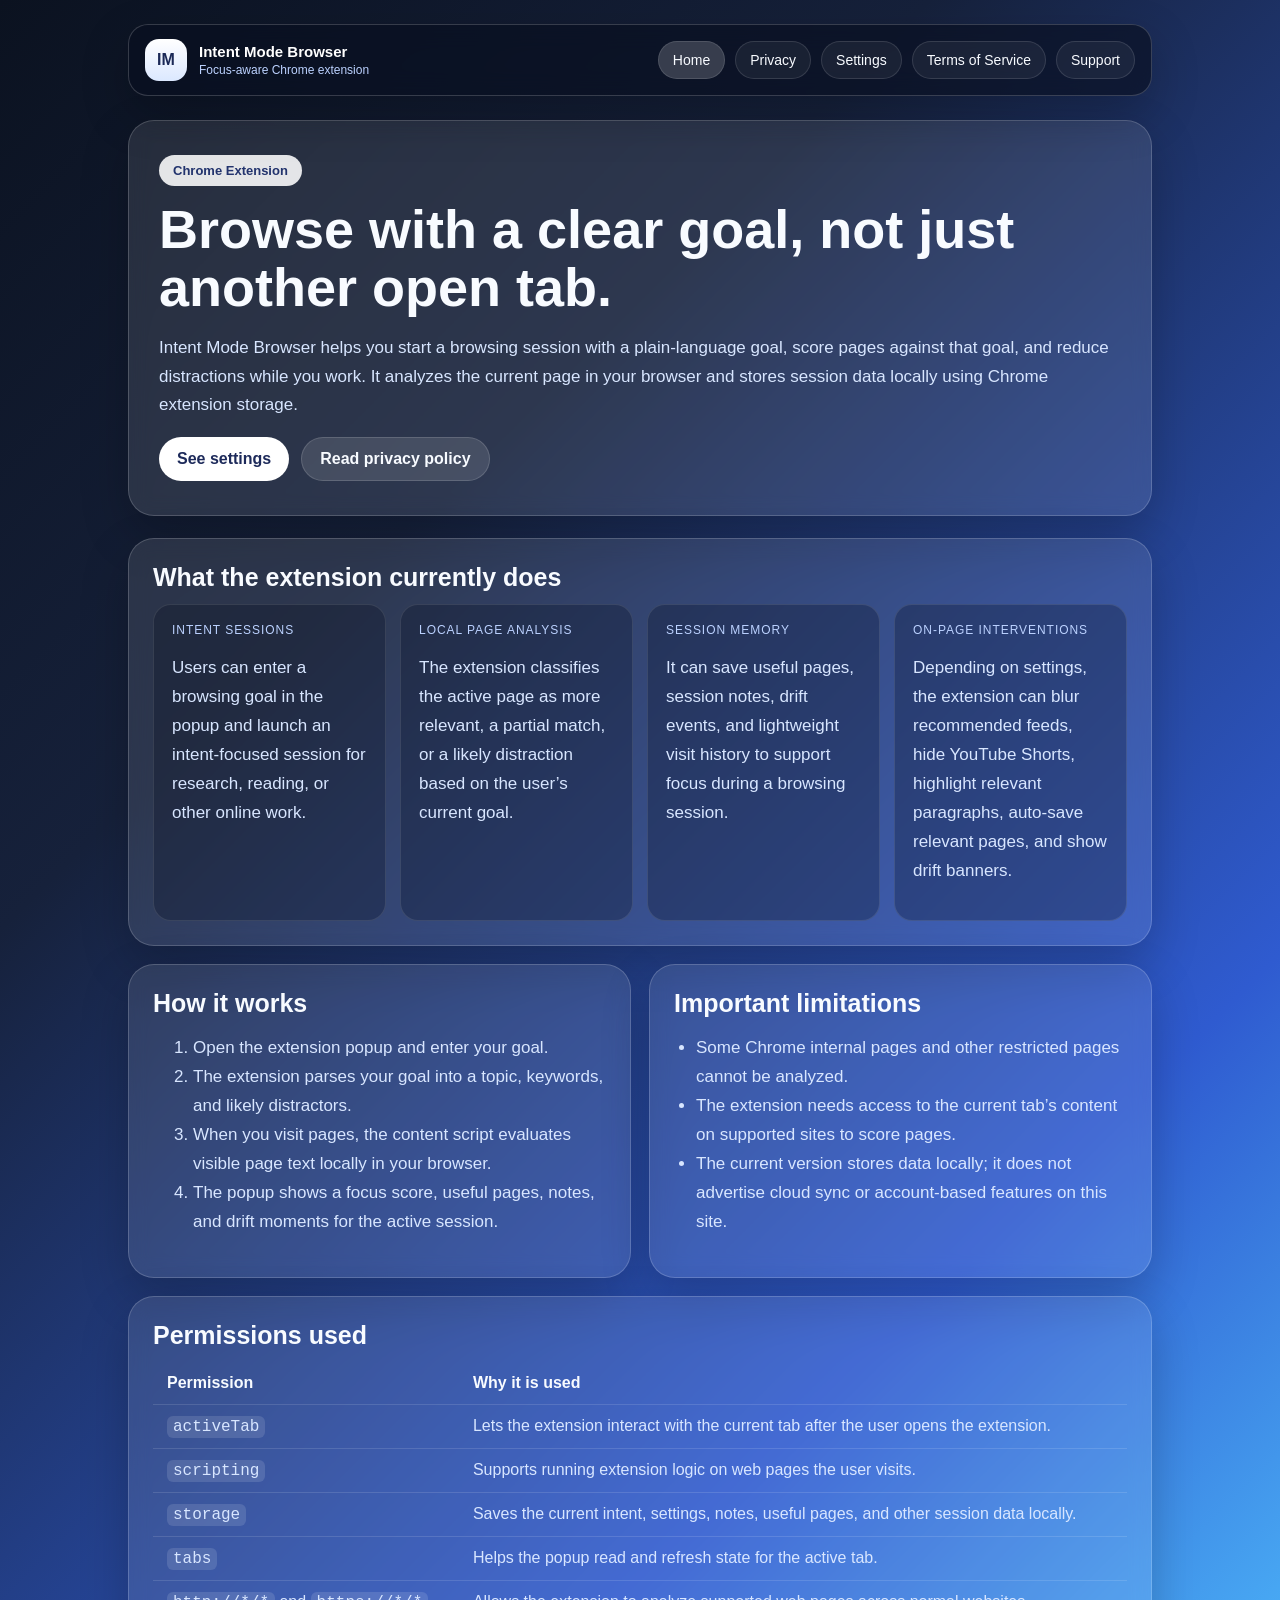
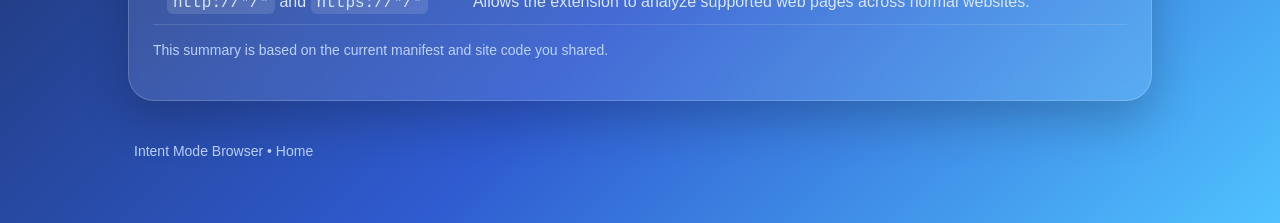
<file: index.html>
<!doctype html>
<html lang="en">
<head>
  <meta charset="utf-8">
  <meta name="viewport" content="width=device-width, initial-scale=1">
  <meta http-equiv="refresh" content="0; url=homepage.html">
  <title>Intent Mode Browser</title>
</head>
<body></body>
</html>
</file>
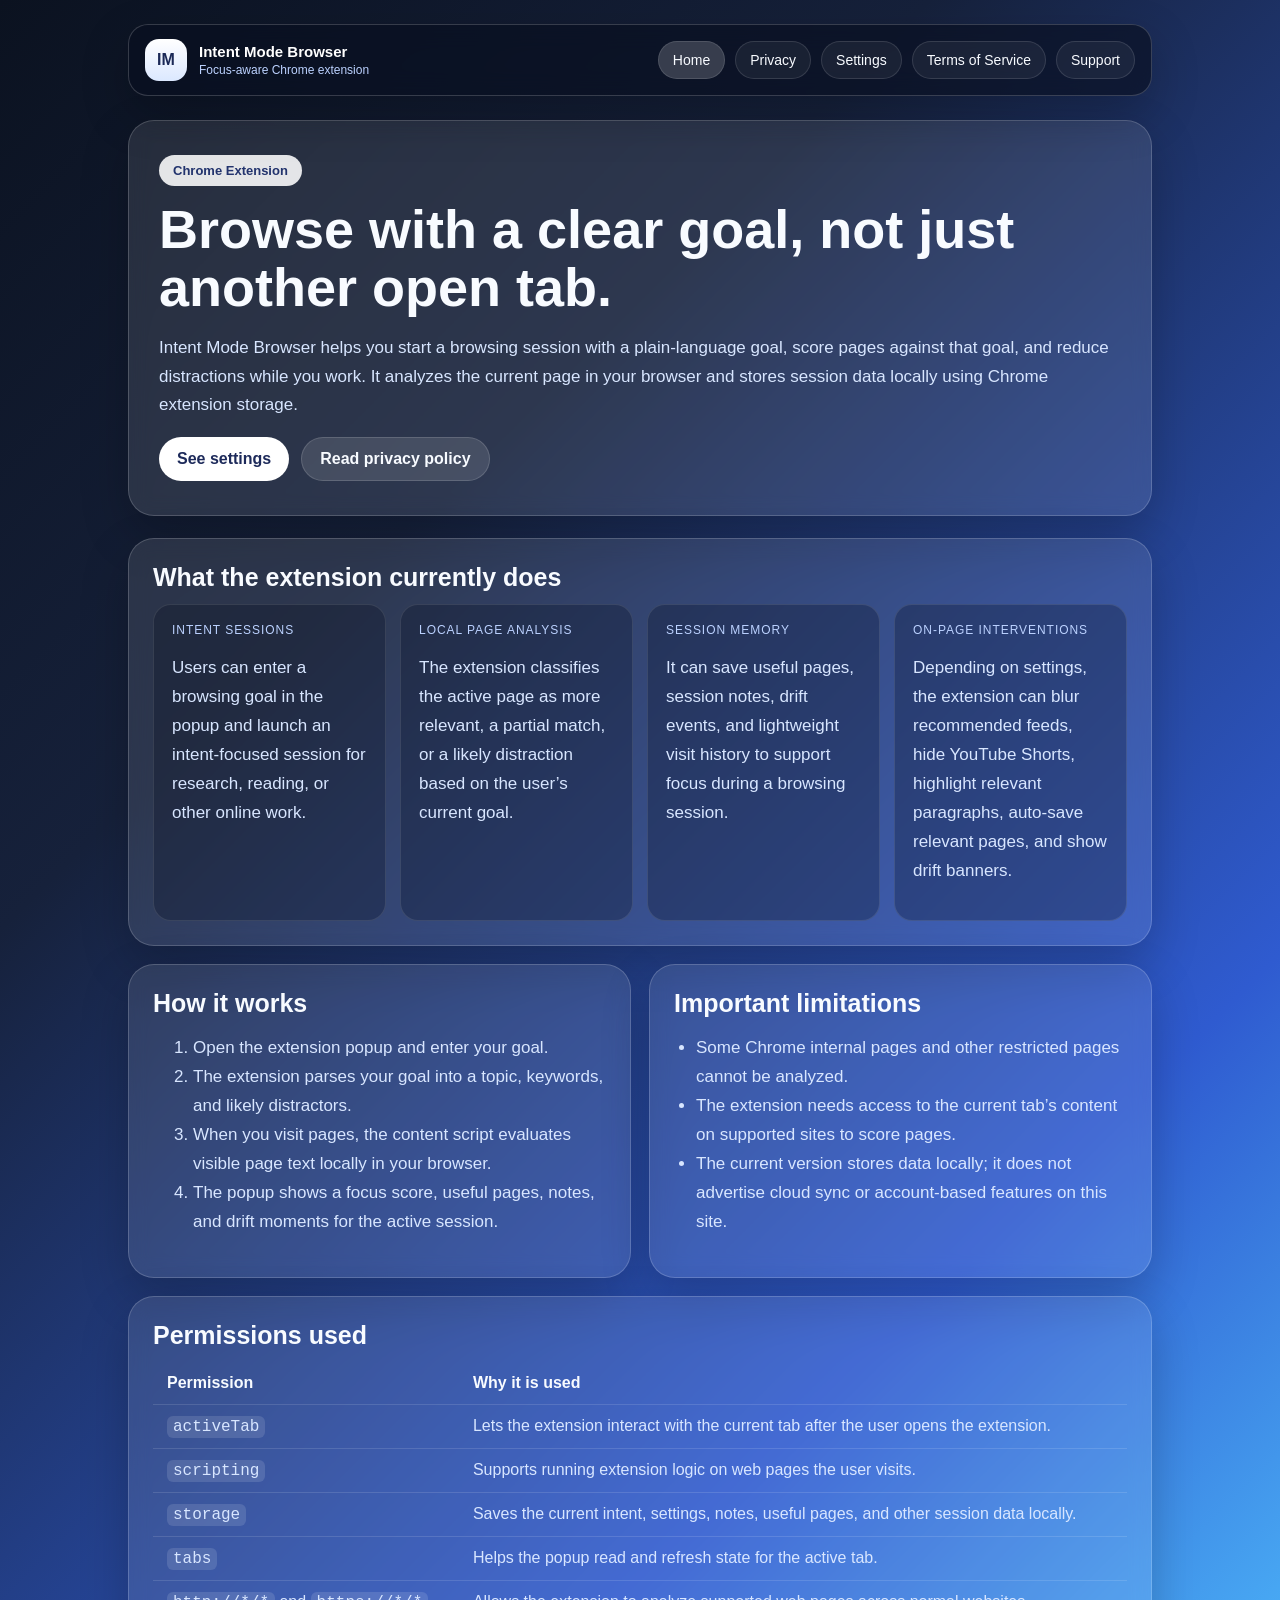
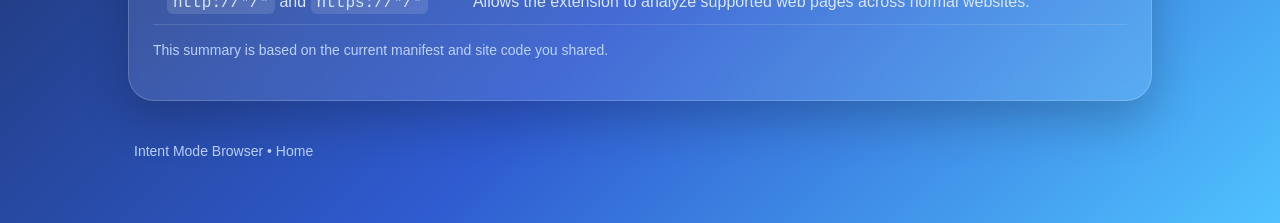
<file: homepage.html>
<!doctype html>
<html lang="en">
<head>
  <meta charset="utf-8">
  <meta name="viewport" content="width=device-width, initial-scale=1">
  <title>Intent Mode Browser</title>
  <link rel="stylesheet" href="styles.css">
</head>
<body>
  <div class="wrap">
    <header class="site-header">
      <div class="nav-shell">
        <a class="brand" href="homepage.html">
          <div class="brand-mark">IM</div>
          <div class="brand-copy"><strong>Intent Mode Browser</strong><span>Focus-aware Chrome extension</span></div>
        </a>
        <nav class="nav-links" aria-label="Site navigation">
          <a class="active" href="homepage.html">Home</a>
          <a href="privacy.html">Privacy</a>
          <a href="settings.html">Settings</a>
          <a href="terms.html">Terms of Service</a>
          <a href="support.html">Support</a>
        </nav>
      </div>
    </header>

    <section class="hero">
      <div class="badge">Chrome Extension</div>
      <h1>Browse with a clear goal, not just another open tab.</h1>
      <p>Intent Mode Browser helps you start a browsing session with a plain-language goal, score pages against that goal, and reduce distractions while you work. It analyzes the current page in your browser and stores session data locally using Chrome extension storage.</p>
      <div class="cta-row">
        <a class="button-link" href="settings.html">See settings</a>
        <a class="button-link secondary" href="privacy.html">Read privacy policy</a>
      </div>
    </section>

    <section class="card">
      <h2>What the extension currently does</h2>
      <div class="info-grid">
        <div class="info-box">
          <div class="kicker">Intent sessions</div>
          <p>Users can enter a browsing goal in the popup and launch an intent-focused session for research, reading, or other online work.</p>
        </div>
        <div class="info-box">
          <div class="kicker">Local page analysis</div>
          <p>The extension classifies the active page as more relevant, a partial match, or a likely distraction based on the user’s current goal.</p>
        </div>
        <div class="info-box">
          <div class="kicker">Session memory</div>
          <p>It can save useful pages, session notes, drift events, and lightweight visit history to support focus during a browsing session.</p>
        </div>
        <div class="info-box">
          <div class="kicker">On-page interventions</div>
          <p>Depending on settings, the extension can blur recommended feeds, hide YouTube Shorts, highlight relevant paragraphs, auto-save relevant pages, and show drift banners.</p>
        </div>
      </div>
    </section>

    <section class="grid two">
      <div class="card">
        <h2>How it works</h2>
        <ol>
          <li>Open the extension popup and enter your goal.</li>
          <li>The extension parses your goal into a topic, keywords, and likely distractors.</li>
          <li>When you visit pages, the content script evaluates visible page text locally in your browser.</li>
          <li>The popup shows a focus score, useful pages, notes, and drift moments for the active session.</li>
        </ol>
      </div>

      <div class="card">
        <h2>Important limitations</h2>
        <ul>
          <li>Some Chrome internal pages and other restricted pages cannot be analyzed.</li>
          <li>The extension needs access to the current tab’s content on supported sites to score pages.</li>
          <li>The current version stores data locally; it does not advertise cloud sync or account-based features on this site.</li>
        </ul>
      </div>
    </section>

    <section class="card">
      <h2>Permissions used</h2>
      <div class="table-wrap">
        <table>
          <thead>
            <tr><th>Permission</th><th>Why it is used</th></tr>
          </thead>
          <tbody>
            <tr><td><code>activeTab</code></td><td>Lets the extension interact with the current tab after the user opens the extension.</td></tr>
            <tr><td><code>scripting</code></td><td>Supports running extension logic on web pages the user visits.</td></tr>
            <tr><td><code>storage</code></td><td>Saves the current intent, settings, notes, useful pages, and other session data locally.</td></tr>
            <tr><td><code>tabs</code></td><td>Helps the popup read and refresh state for the active tab.</td></tr>
            <tr><td><code>http://*/*</code> and <code>https://*/*</code></td><td>Allows the extension to analyze supported web pages across normal websites.</td></tr>
          </tbody>
        </table>
      </div>
      <p class="small">This summary is based on the current manifest and site code you shared.</p>
    </section>

    <footer class="footer">Intent Mode Browser • Home</footer>
  </div>
</body>
</html>
</file>
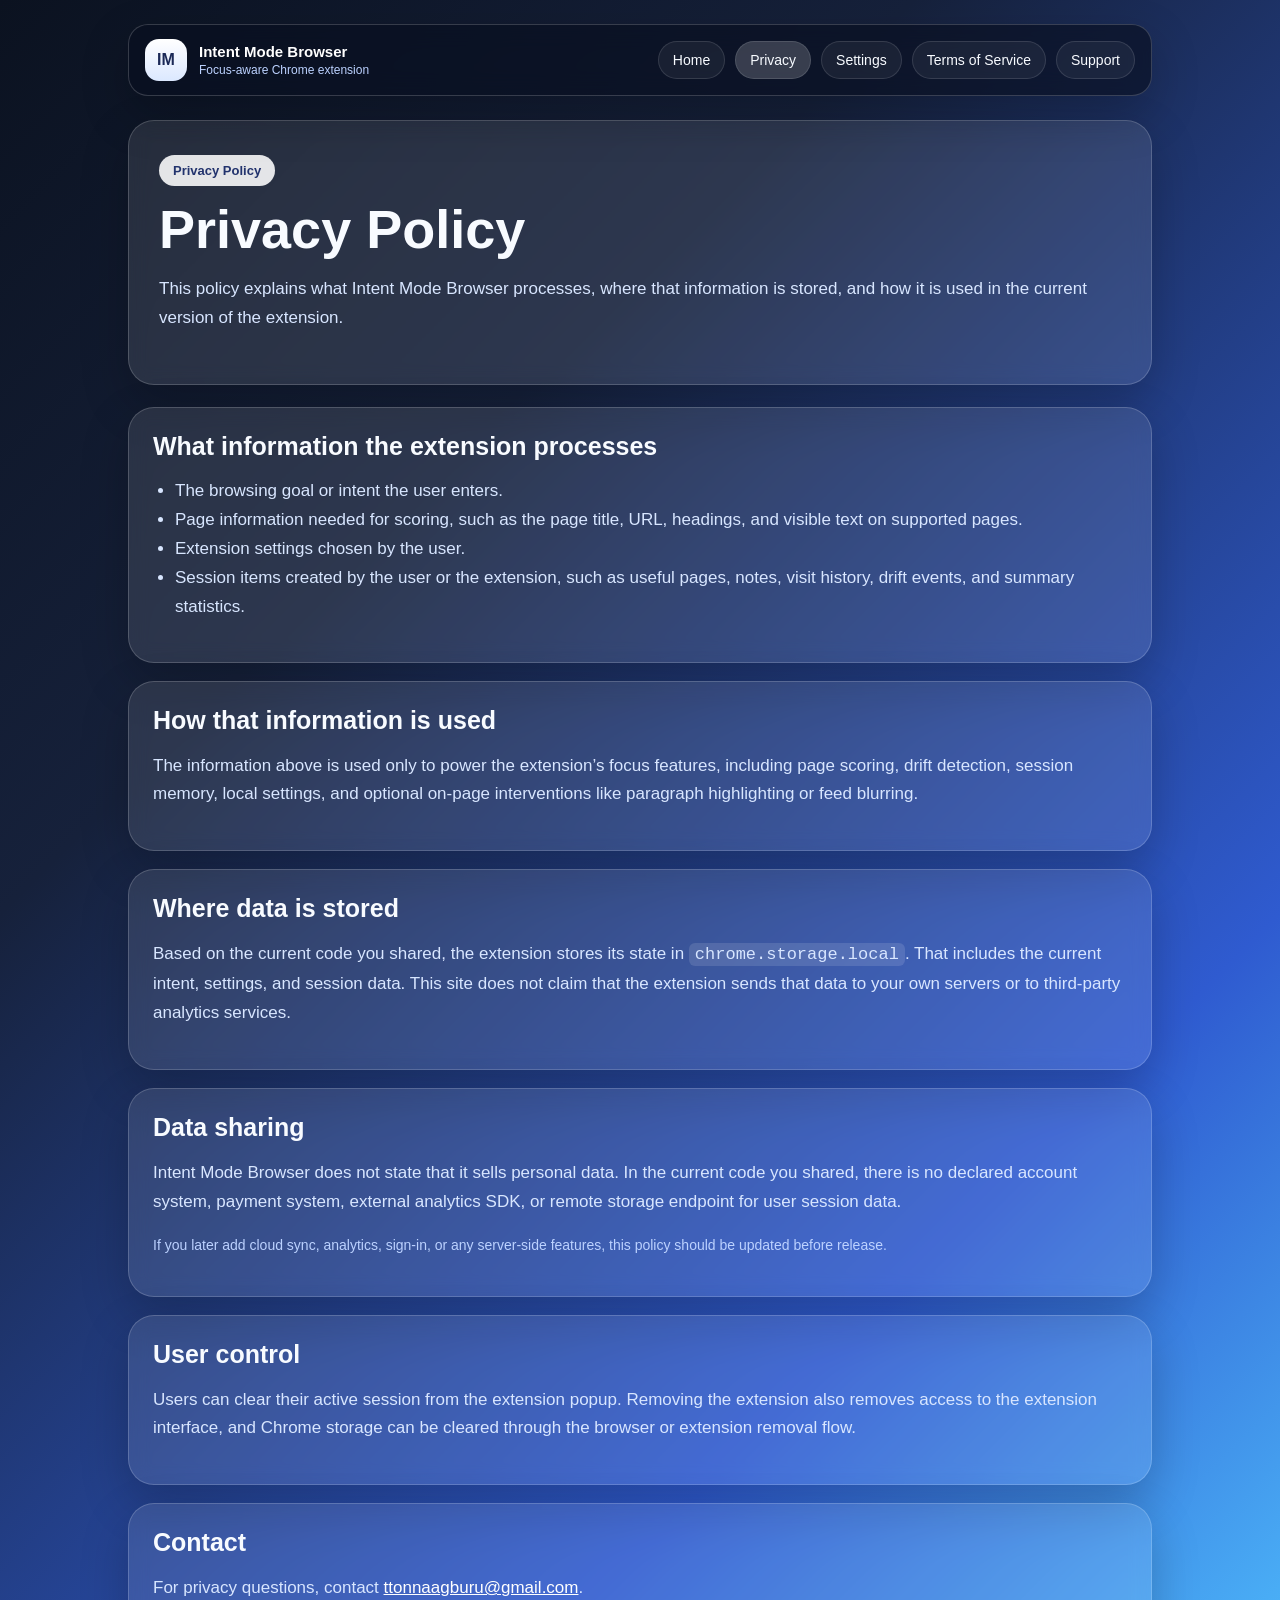
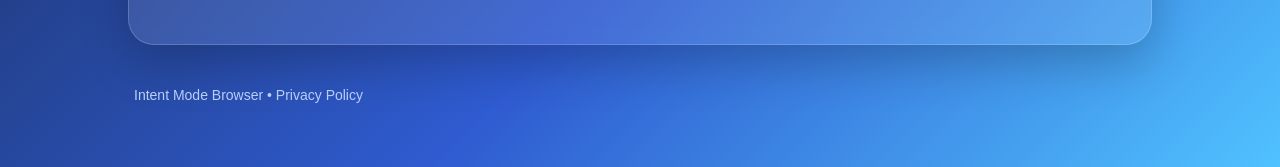
<file: privacy.html>
<!doctype html>
<html lang="en">
<head>
  <meta charset="utf-8">
  <meta name="viewport" content="width=device-width, initial-scale=1">
  <title>Intent Mode Browser Privacy Policy</title>
  <link rel="stylesheet" href="styles.css">
</head>
<body>
  <div class="wrap">
    <header class="site-header">
      <div class="nav-shell">
        <a class="brand" href="homepage.html">
          <div class="brand-mark">IM</div>
          <div class="brand-copy"><strong>Intent Mode Browser</strong><span>Focus-aware Chrome extension</span></div>
        </a>
        <nav class="nav-links" aria-label="Site navigation">
          <a href="homepage.html">Home</a>
          <a class="active" href="privacy.html">Privacy</a>
          <a href="settings.html">Settings</a>
          <a href="terms.html">Terms of Service</a>
          <a href="support.html">Support</a>
        </nav>
      </div>
    </header>

    <section class="hero">
      <div class="badge">Privacy Policy</div>
      <h1>Privacy Policy</h1>
      <p>This policy explains what Intent Mode Browser processes, where that information is stored, and how it is used in the current version of the extension.</p>
    </section>

    <section class="card">
      <h2>What information the extension processes</h2>
      <ul>
        <li>The browsing goal or intent the user enters.</li>
        <li>Page information needed for scoring, such as the page title, URL, headings, and visible text on supported pages.</li>
        <li>Extension settings chosen by the user.</li>
        <li>Session items created by the user or the extension, such as useful pages, notes, visit history, drift events, and summary statistics.</li>
      </ul>
    </section>

    <section class="card">
      <h2>How that information is used</h2>
      <p>The information above is used only to power the extension’s focus features, including page scoring, drift detection, session memory, local settings, and optional on-page interventions like paragraph highlighting or feed blurring.</p>
    </section>

    <section class="card">
      <h2>Where data is stored</h2>
      <p>Based on the current code you shared, the extension stores its state in <code>chrome.storage.local</code>. That includes the current intent, settings, and session data. This site does not claim that the extension sends that data to your own servers or to third-party analytics services.</p>
    </section>

    <section class="card">
      <h2>Data sharing</h2>
      <p>Intent Mode Browser does not state that it sells personal data. In the current code you shared, there is no declared account system, payment system, external analytics SDK, or remote storage endpoint for user session data.</p>
      <p class="small">If you later add cloud sync, analytics, sign-in, or any server-side features, this policy should be updated before release.</p>
    </section>

    <section class="card">
      <h2>User control</h2>
      <p>Users can clear their active session from the extension popup. Removing the extension also removes access to the extension interface, and Chrome storage can be cleared through the browser or extension removal flow.</p>
    </section>

    <section class="card">
      <h2>Contact</h2>
      <p>For privacy questions, contact <a href="mailto:ttonnaagburu@gmail.com">ttonnaagburu@gmail.com</a>.</p>
    </section>

    <footer class="footer">Intent Mode Browser • Privacy Policy</footer>
  </div>
</body>
</html>
</file>
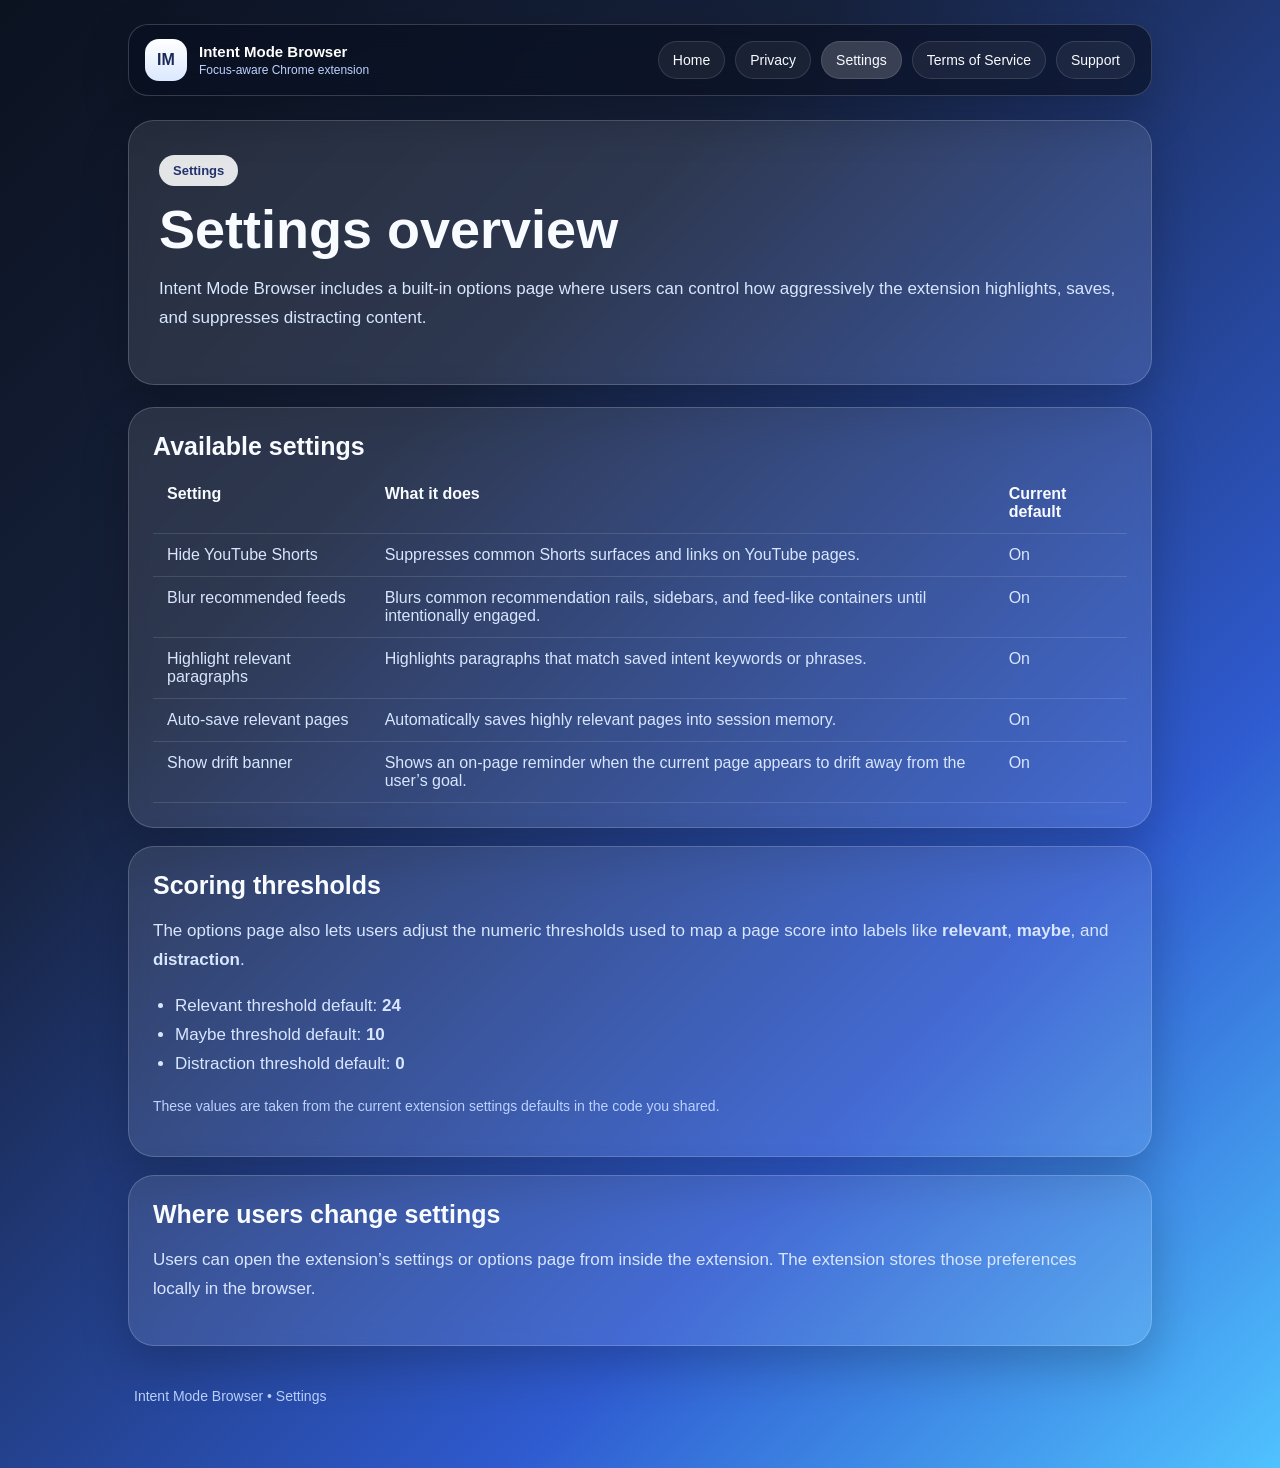
<file: settings.html>
<!doctype html>
<html lang="en">
<head>
  <meta charset="utf-8">
  <meta name="viewport" content="width=device-width, initial-scale=1">
  <title>Intent Mode Browser Settings</title>
  <link rel="stylesheet" href="styles.css">
</head>
<body>
  <div class="wrap">
    <header class="site-header">
      <div class="nav-shell">
        <a class="brand" href="homepage.html">
          <div class="brand-mark">IM</div>
          <div class="brand-copy"><strong>Intent Mode Browser</strong><span>Focus-aware Chrome extension</span></div>
        </a>
        <nav class="nav-links" aria-label="Site navigation">
          <a href="homepage.html">Home</a>
          <a href="privacy.html">Privacy</a>
          <a class="active" href="settings.html">Settings</a>
          <a href="terms.html">Terms of Service</a>
          <a href="support.html">Support</a>
        </nav>
      </div>
    </header>

    <section class="hero">
      <div class="badge">Settings</div>
      <h1>Settings overview</h1>
      <p>Intent Mode Browser includes a built-in options page where users can control how aggressively the extension highlights, saves, and suppresses distracting content.</p>
    </section>

    <section class="card">
      <h2>Available settings</h2>
      <div class="table-wrap">
        <table>
          <thead>
            <tr><th>Setting</th><th>What it does</th><th>Current default</th></tr>
          </thead>
          <tbody>
            <tr><td>Hide YouTube Shorts</td><td>Suppresses common Shorts surfaces and links on YouTube pages.</td><td>On</td></tr>
            <tr><td>Blur recommended feeds</td><td>Blurs common recommendation rails, sidebars, and feed-like containers until intentionally engaged.</td><td>On</td></tr>
            <tr><td>Highlight relevant paragraphs</td><td>Highlights paragraphs that match saved intent keywords or phrases.</td><td>On</td></tr>
            <tr><td>Auto-save relevant pages</td><td>Automatically saves highly relevant pages into session memory.</td><td>On</td></tr>
            <tr><td>Show drift banner</td><td>Shows an on-page reminder when the current page appears to drift away from the user’s goal.</td><td>On</td></tr>
          </tbody>
        </table>
      </div>
    </section>

    <section class="card">
      <h2>Scoring thresholds</h2>
      <p>The options page also lets users adjust the numeric thresholds used to map a page score into labels like <strong>relevant</strong>, <strong>maybe</strong>, and <strong>distraction</strong>.</p>
      <ul>
        <li>Relevant threshold default: <strong>24</strong></li>
        <li>Maybe threshold default: <strong>10</strong></li>
        <li>Distraction threshold default: <strong>0</strong></li>
      </ul>
      <p class="small">These values are taken from the current extension settings defaults in the code you shared.</p>
    </section>

    <section class="card">
      <h2>Where users change settings</h2>
      <p>Users can open the extension’s settings or options page from inside the extension. The extension stores those preferences locally in the browser.</p>
    </section>

    <footer class="footer">Intent Mode Browser • Settings</footer>
  </div>
</body>
</html>
</file>
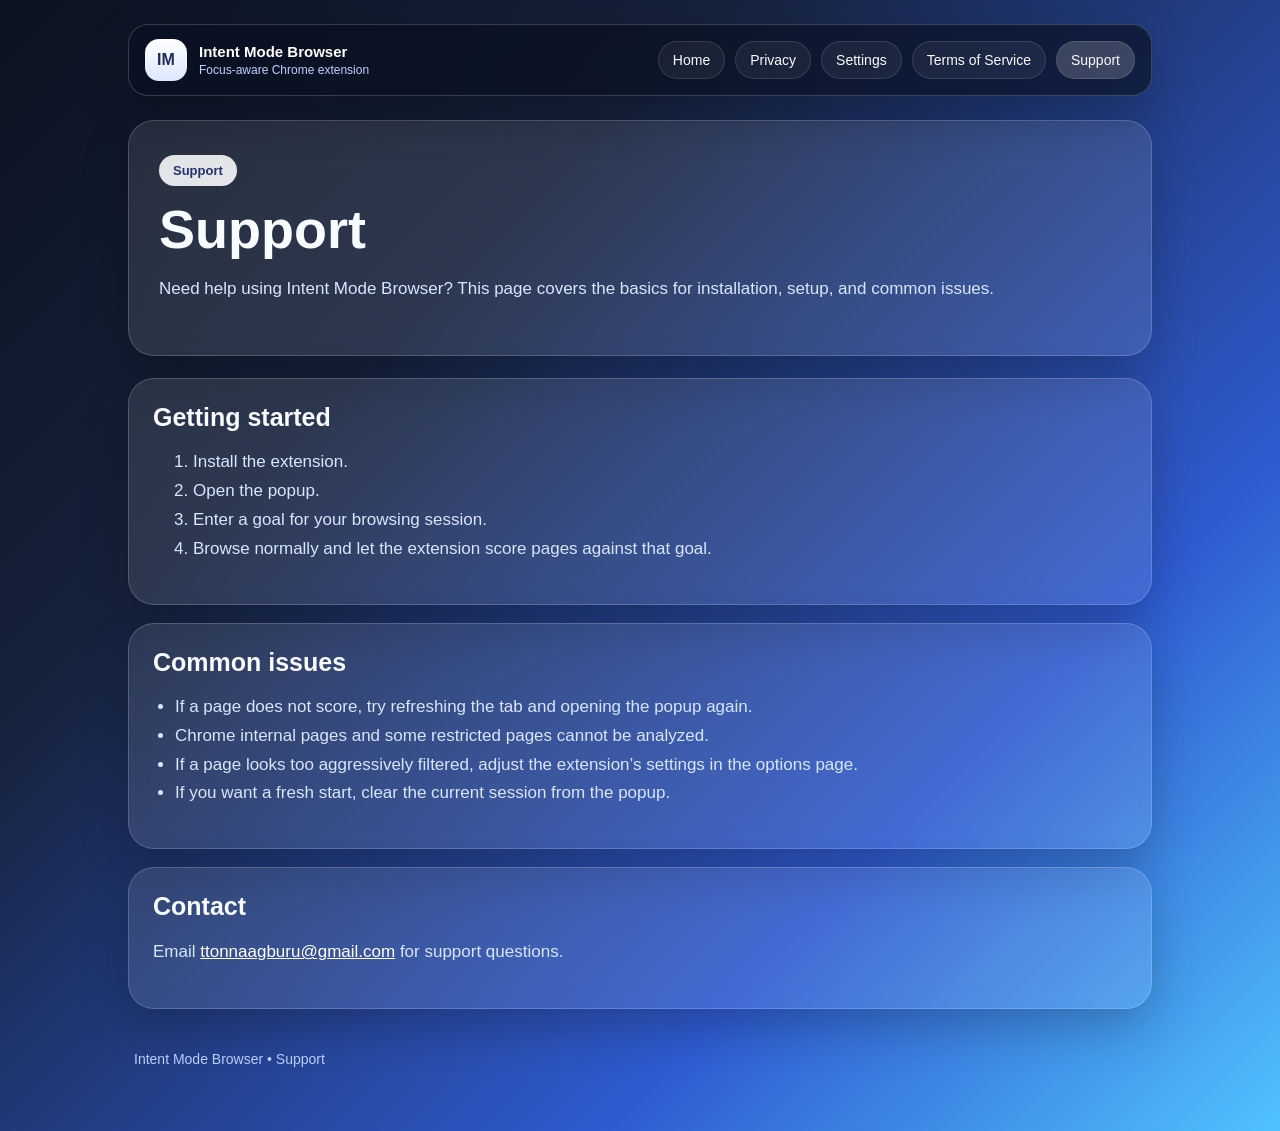
<file: support.html>
<!doctype html>
<html lang="en">
<head>
  <meta charset="utf-8">
  <meta name="viewport" content="width=device-width, initial-scale=1">
  <title>Intent Mode Browser Support</title>
  <link rel="stylesheet" href="styles.css">
</head>
<body>
  <div class="wrap">
    <header class="site-header">
      <div class="nav-shell">
        <a class="brand" href="homepage.html">
          <div class="brand-mark">IM</div>
          <div class="brand-copy"><strong>Intent Mode Browser</strong><span>Focus-aware Chrome extension</span></div>
        </a>
        <nav class="nav-links" aria-label="Site navigation">
          <a href="homepage.html">Home</a>
          <a href="privacy.html">Privacy</a>
          <a href="settings.html">Settings</a>
          <a href="terms.html">Terms of Service</a>
          <a class="active" href="support.html">Support</a>
        </nav>
      </div>
    </header>

    <section class="hero">
      <div class="badge">Support</div>
      <h1>Support</h1>
      <p>Need help using Intent Mode Browser? This page covers the basics for installation, setup, and common issues.</p>
    </section>

    <section class="card">
      <h2>Getting started</h2>
      <ol>
        <li>Install the extension.</li>
        <li>Open the popup.</li>
        <li>Enter a goal for your browsing session.</li>
        <li>Browse normally and let the extension score pages against that goal.</li>
      </ol>
    </section>

    <section class="card">
      <h2>Common issues</h2>
      <ul>
        <li>If a page does not score, try refreshing the tab and opening the popup again.</li>
        <li>Chrome internal pages and some restricted pages cannot be analyzed.</li>
        <li>If a page looks too aggressively filtered, adjust the extension’s settings in the options page.</li>
        <li>If you want a fresh start, clear the current session from the popup.</li>
      </ul>
    </section>

    <section class="card">
      <h2>Contact</h2>
      <p>Email <a href="mailto:ttonnaagburu@gmail.com">ttonnaagburu@gmail.com</a> for support questions.</p>
    </section>

    <footer class="footer">Intent Mode Browser • Support</footer>
  </div>
</body>
</html>
</file>
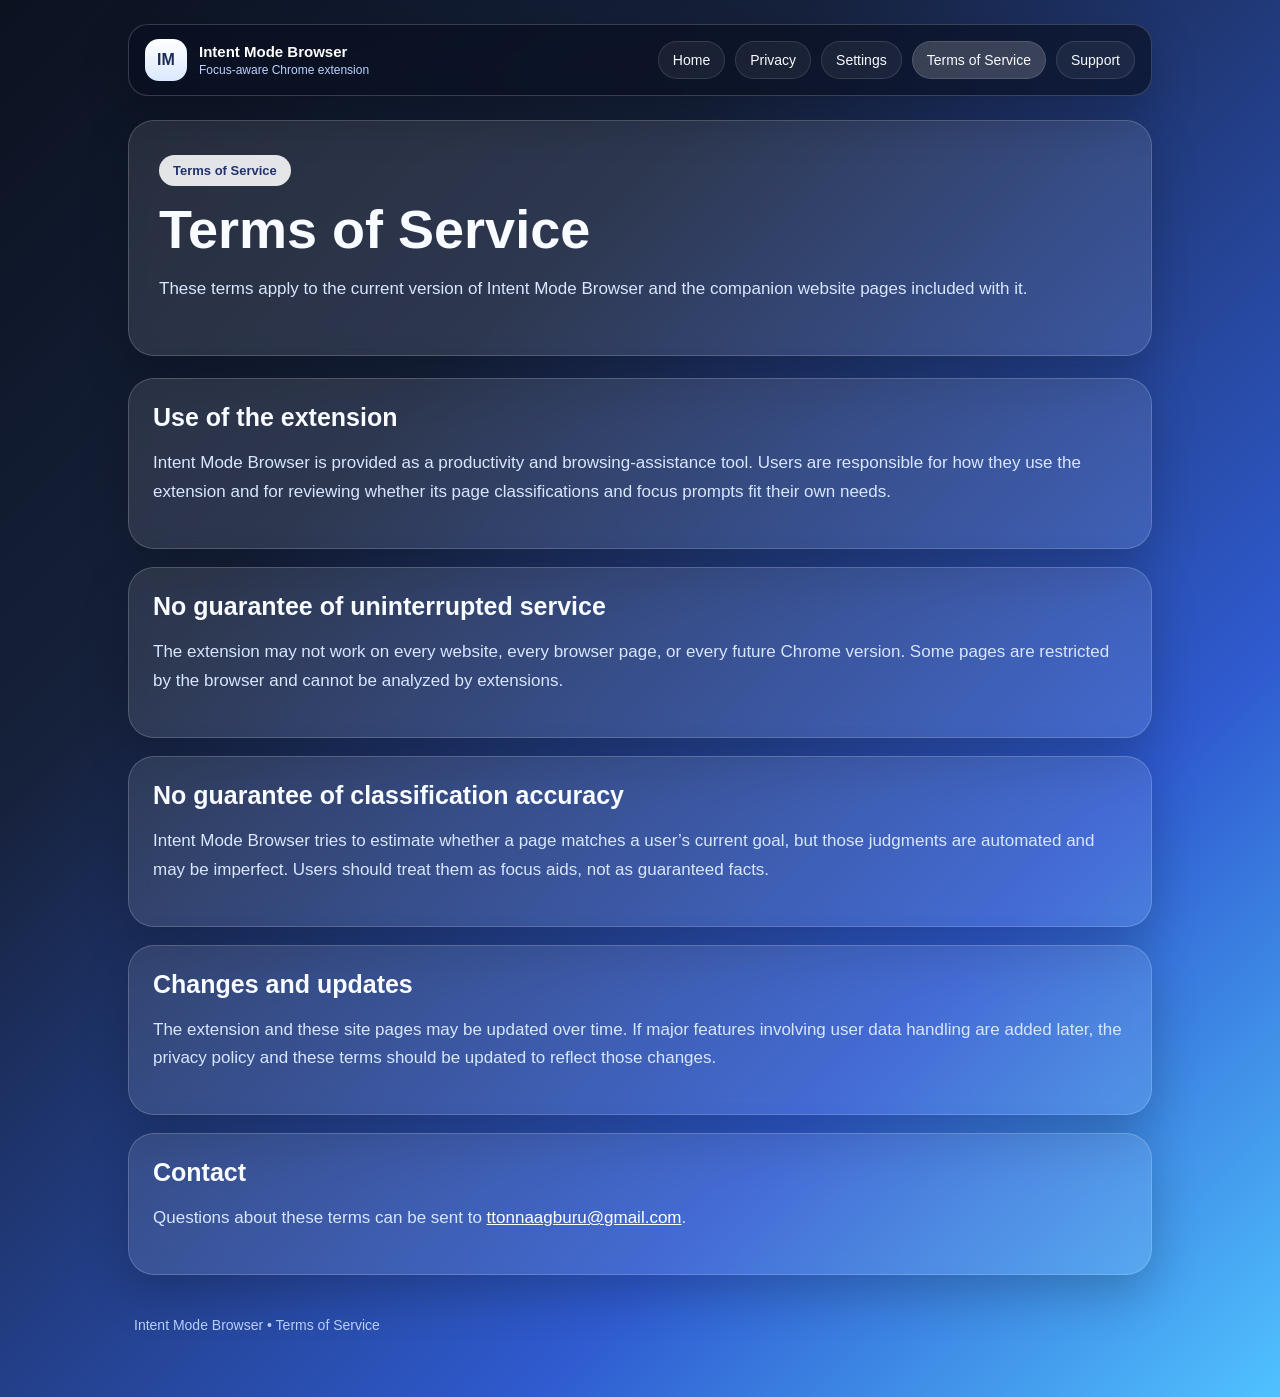
<file: terms.html>
<!doctype html>
<html lang="en">
<head>
  <meta charset="utf-8">
  <meta name="viewport" content="width=device-width, initial-scale=1">
  <title>Intent Mode Browser Terms of Service</title>
  <link rel="stylesheet" href="styles.css">
</head>
<body>
  <div class="wrap">
    <header class="site-header">
      <div class="nav-shell">
        <a class="brand" href="homepage.html">
          <div class="brand-mark">IM</div>
          <div class="brand-copy"><strong>Intent Mode Browser</strong><span>Focus-aware Chrome extension</span></div>
        </a>
        <nav class="nav-links" aria-label="Site navigation">
          <a href="homepage.html">Home</a>
          <a href="privacy.html">Privacy</a>
          <a href="settings.html">Settings</a>
          <a class="active" href="terms.html">Terms of Service</a>
          <a href="support.html">Support</a>
        </nav>
      </div>
    </header>

    <section class="hero">
      <div class="badge">Terms of Service</div>
      <h1>Terms of Service</h1>
      <p>These terms apply to the current version of Intent Mode Browser and the companion website pages included with it.</p>
    </section>

    <section class="card">
      <h2>Use of the extension</h2>
      <p>Intent Mode Browser is provided as a productivity and browsing-assistance tool. Users are responsible for how they use the extension and for reviewing whether its page classifications and focus prompts fit their own needs.</p>
    </section>

    <section class="card">
      <h2>No guarantee of uninterrupted service</h2>
      <p>The extension may not work on every website, every browser page, or every future Chrome version. Some pages are restricted by the browser and cannot be analyzed by extensions.</p>
    </section>

    <section class="card">
      <h2>No guarantee of classification accuracy</h2>
      <p>Intent Mode Browser tries to estimate whether a page matches a user’s current goal, but those judgments are automated and may be imperfect. Users should treat them as focus aids, not as guaranteed facts.</p>
    </section>

    <section class="card">
      <h2>Changes and updates</h2>
      <p>The extension and these site pages may be updated over time. If major features involving user data handling are added later, the privacy policy and these terms should be updated to reflect those changes.</p>
    </section>

    <section class="card">
      <h2>Contact</h2>
      <p>Questions about these terms can be sent to <a href="mailto:ttonnaagburu@gmail.com">ttonnaagburu@gmail.com</a>.</p>
    </section>

    <footer class="footer">Intent Mode Browser • Terms of Service</footer>
  </div>
</body>
</html>
</file>
<file: styles.css>
:root {
  --bg-1: #0b1220;
  --bg-2: #16213b;
  --bg-3: #2f5bd0;
  --bg-4: #50c2ff;
  --panel: rgba(255,255,255,0.10);
  --panel-strong: rgba(255,255,255,0.16);
  --border: rgba(255,255,255,0.18);
  --text: #f8fbff;
  --muted: #d8e6ff;
  --muted-2: #bcd2ff;
  --accent: #ffffff;
  --shadow: 0 18px 48px rgba(0,0,0,.22);
}
* { box-sizing: border-box; }
html { scroll-behavior: smooth; }
body {
  margin: 0;
  font-family: Arial, Helvetica, sans-serif;
  color: var(--text);
  background: linear-gradient(135deg, var(--bg-1), var(--bg-2) 30%, var(--bg-3) 72%, var(--bg-4));
  min-height: 100vh;
}
a { color: var(--accent); }
img { max-width: 100%; }
.wrap {
  max-width: 1060px;
  margin: 0 auto;
  padding: 24px 18px 64px;
}
.site-header {
  position: sticky;
  top: 0;
  z-index: 20;
  margin-bottom: 24px;
}
.nav-shell {
  display: flex;
  align-items: center;
  justify-content: space-between;
  gap: 16px;
  padding: 14px 16px;
  border-radius: 20px;
  background: rgba(8, 15, 31, 0.65);
  border: 1px solid var(--border);
  backdrop-filter: blur(12px);
  box-shadow: var(--shadow);
}
.brand {
  display: flex;
  align-items: center;
  gap: 12px;
  text-decoration: none;
}
.brand-mark {
  width: 42px;
  height: 42px;
  border-radius: 14px;
  display: grid;
  place-items: center;
  font-weight: 700;
  color: #1b2957;
  background: linear-gradient(180deg, #ffffff, #dbe8ff);
}
.brand-copy strong {
  display: block;
  font-size: 15px;
}
.brand-copy span {
  color: var(--muted-2);
  font-size: 12px;
}
.nav-links {
  display: flex;
  flex-wrap: wrap;
  gap: 10px;
}
.nav-links a {
  text-decoration: none;
  padding: 10px 14px;
  border-radius: 999px;
  border: 1px solid rgba(255,255,255,0.12);
  background: rgba(255,255,255,0.06);
  color: var(--text);
  font-size: 14px;
}
.nav-links a.active,
.nav-links a:hover {
  background: rgba(255,255,255,0.18);
}
.hero, .card {
  border: 1px solid var(--border);
  border-radius: 26px;
  background: var(--panel);
  backdrop-filter: blur(10px);
  box-shadow: var(--shadow);
}
.hero {
  padding: 34px 30px;
  margin-bottom: 22px;
}
.card {
  padding: 24px;
  margin-top: 18px;
}
.badge {
  display: inline-flex;
  align-items: center;
  gap: 8px;
  padding: 8px 14px;
  border-radius: 999px;
  background: rgba(255,255,255,0.88);
  color: #22336d;
  font-weight: 700;
  font-size: 13px;
}
h1 {
  font-size: clamp(34px, 6vw, 54px);
  line-height: 1.08;
  margin: 14px 0 12px;
}
h2 {
  font-size: 25px;
  margin: 0 0 12px;
}
h3 {
  font-size: 19px;
  margin: 0 0 8px;
}
p, li {
  font-size: 17px;
  line-height: 1.7;
  color: var(--muted);
}
ul { padding-left: 22px; }
.grid {
  display: grid;
  gap: 18px;
}
.grid.two {
  grid-template-columns: repeat(2, minmax(0, 1fr));
}
.info-grid {
  display: grid;
  gap: 14px;
  grid-template-columns: repeat(auto-fit, minmax(220px, 1fr));
}
.info-box {
  padding: 18px;
  border-radius: 18px;
  background: rgba(7, 13, 30, 0.28);
  border: 1px solid rgba(255,255,255,0.10);
}
.kicker {
  font-size: 12px;
  text-transform: uppercase;
  letter-spacing: .08em;
  color: var(--muted-2);
  margin-bottom: 8px;
}
.cta-row {
  display: flex;
  flex-wrap: wrap;
  gap: 12px;
  margin-top: 16px;
}
.button-link {
  text-decoration: none;
  display: inline-flex;
  align-items: center;
  justify-content: center;
  padding: 12px 18px;
  border-radius: 999px;
  font-weight: 700;
  color: #1d2a5a;
  background: #fff;
}
.button-link.secondary {
  background: rgba(255,255,255,0.12);
  color: var(--text);
  border: 1px solid rgba(255,255,255,0.14);
}
.table-wrap {
  overflow-x: auto;
}
table {
  width: 100%;
  border-collapse: collapse;
  font-size: 16px;
}
th, td {
  text-align: left;
  padding: 12px 14px;
  border-bottom: 1px solid rgba(255,255,255,0.12);
  color: var(--muted);
  vertical-align: top;
}
th { color: var(--text); }
.footer {
  margin-top: 24px;
  padding: 18px 6px 0;
  color: var(--muted-2);
  font-size: 14px;
}
.small { font-size: 14px; color: var(--muted-2); }
code {
  background: rgba(255,255,255,0.12);
  padding: 2px 6px;
  border-radius: 6px;
}
@media (max-width: 760px) {
  .wrap { padding-top: 16px; }
  .nav-shell { align-items: flex-start; flex-direction: column; }
  .grid.two { grid-template-columns: 1fr; }
  .hero, .card { padding: 20px; }
  .nav-links a { font-size: 13px; }
}
</file>
